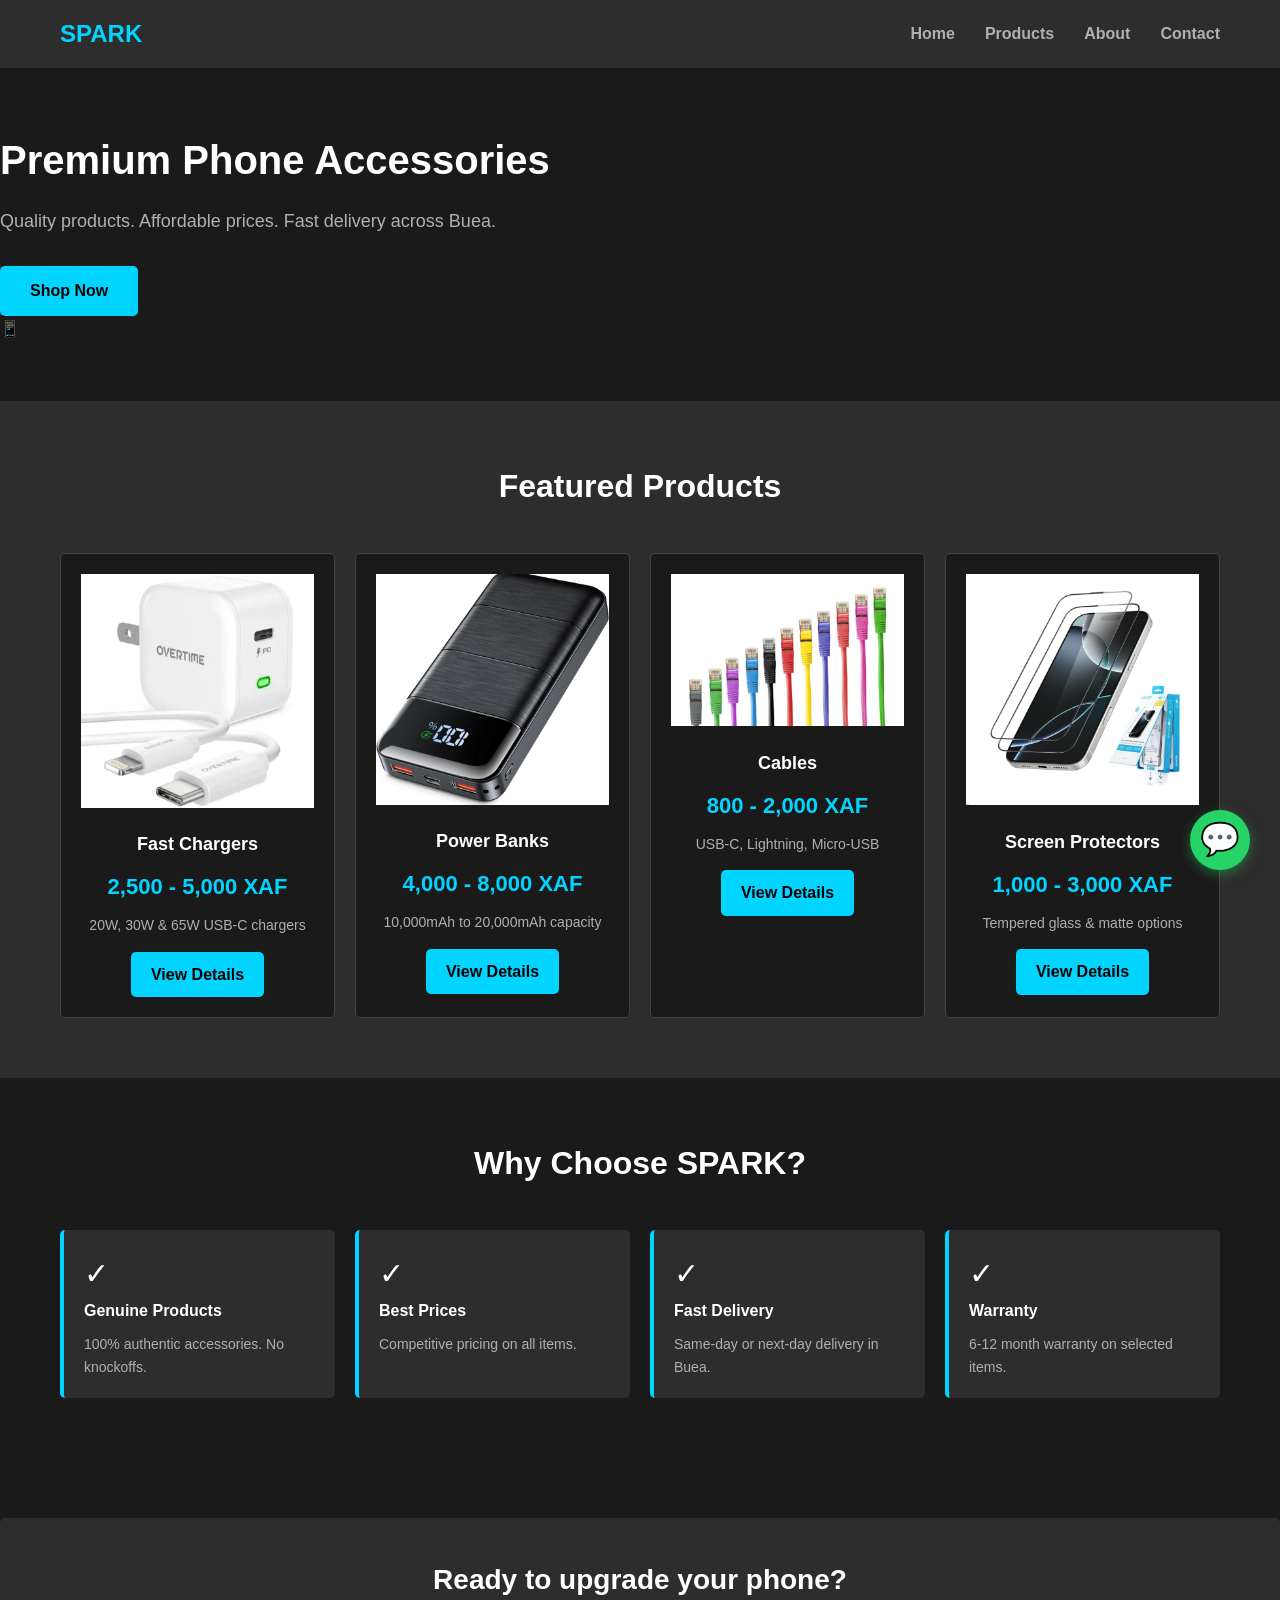
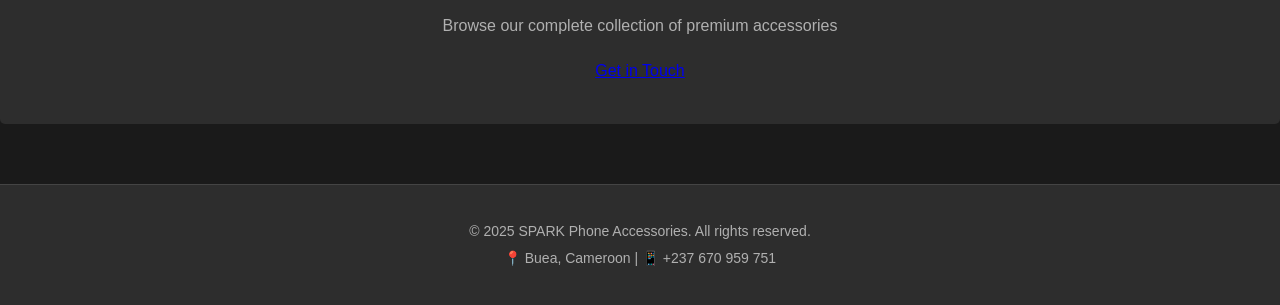
<file: index.html>
<!DOCTYPE html>
<html lang="en">
<head>
    <meta charset="UTF-8">
    <meta name="viewport" content="width=device-width, initial-scale=1.0">
    <title>SPARK - Premium Phone Accessories | Buea</title>
    <link rel="stylesheet" href="style.css">
</head> 
<body>
    <!-- Navigation -->
    <nav class="navbar">
        <div class="nav-container">
            <div class="nav-logo">
                <a href="index.html">SPARK</a>
            </div>
            <ul class="nav-menu">
                <li><a href="index.html" class="active">Home</a></li>
                <li><a href="products.html">Products</a></li>
                <li><a href="about.html">About</a></li>
                <li><a href="contact.html">Contact</a></li>
            </ul>
        </div>
    </nav>

    <!-- Hero Section -->
    <section class="hero">
        <div class="hero-content">
            <h1>Premium Phone Accessories</h1>
            <p>Quality products. Affordable prices. Fast delivery across Buea.</p>
            <a href="products.html" class="cta-button">Shop Now</a>
        </div>
        <div class="hero-image">
            <div class="phone-showcase">📱</div>
        </div>
    </section>

    <!-- Featured Products -->
    <section class="featured">
        <div class="container">
            <h2>Featured Products</h2>
            <div class="products-grid">
                <div class="product-card">
                    <img src="usb.PNG" alt="Fast Charger" class="product-image-large">
                    <h3>Fast Chargers</h3>
                    <p class="price">2,500 - 5,000 XAF</p>
                    <p class="description">20W, 30W & 65W USB-C chargers</p>
                    <a href="products.html" class="view-btn">View Details</a>
                </div>

                <div class="product-card">
                    <img src="power bank.jpg" alt="power bank" class="product-image-large">
                    <h3>Power Banks</h3>
                    <p class="price">4,000 - 8,000 XAF</p>
                    <p class="description">10,000mAh to 20,000mAh capacity</p>
                    <a href="products.html" class="view-btn">View Details</a>
                </div>

                <div class="product-card">
                    <img src="cable.jpg" alt="Cable" class="product-image-large">
                    <h3>Cables</h3>
                    <p class="price">800 - 2,000 XAF</p>
                    <p class="description">USB-C, Lightning, Micro-USB</p>
                    <a href="products.html" class="view-btn">View Details</a>
                </div>

                <div class="product-card">
                    <img src="screen protector.jpg" alt="protector" class="product-image-large">
                    <h3>Screen Protectors</h3>
                    <p class="price">1,000 - 3,000 XAF</p>
                    <p class="description">Tempered glass & matte options</p>
                    <a href="products.html" class="view-btn">View Details</a>
                </div>
            </div>
        </div>
    </section>

    <!-- Why Choose Us -->
    <section class="why-us">
        <div class="container">
            <h2>Why Choose SPARK?</h2>
            <div class="features">
                <div class="feature">
                    <span class="feature-icon">✓</span>
                    <h3>Genuine Products</h3>
                    <p>100% authentic accessories. No knockoffs.</p>
                </div>
                <div class="feature">
                    <span class="feature-icon">✓</span>
                    <h3>Best Prices</h3>
                    <p>Competitive pricing on all items.</p>
                </div>
                <div class="feature">
                    <span class="feature-icon">✓</span>
                    <h3>Fast Delivery</h3>
                    <p>Same-day or next-day delivery in Buea.</p>
                </div>
                <div class="feature">
                    <span class="feature-icon">✓</span>
                    <h3>Warranty</h3>
                    <p>6-12 month warranty on selected items.</p>
                </div>
            </div>
        </div>
    </section>

    <!-- CTA Section -->
    <section class="cta">
        <h2>Ready to upgrade your phone?</h2>
        <p>Browse our complete collection of premium accessories</p>
        <a href="contact.html" class="cta-button-secondary">Get in Touch</a>
    </section>

    <!-- Footer -->
    <footer class="footer">
        <div class="footer-content">
            <p>&copy; 2025 SPARK Phone Accessories. All rights reserved.</p>
            <p>📍 Buea, Cameroon | 📱 +237 670 959 751</p>
        </div>
    </footer>

    <!-- WhatsApp Button -->
    <a href="https://wa.me/237670959751?text=Hi%20SUG,%20I%20want%20to%20order%20phone%20accessories" class="whatsapp-btn" target="_blank">
        <span>💬</span>
    </a>
</body>
</html>
</file>
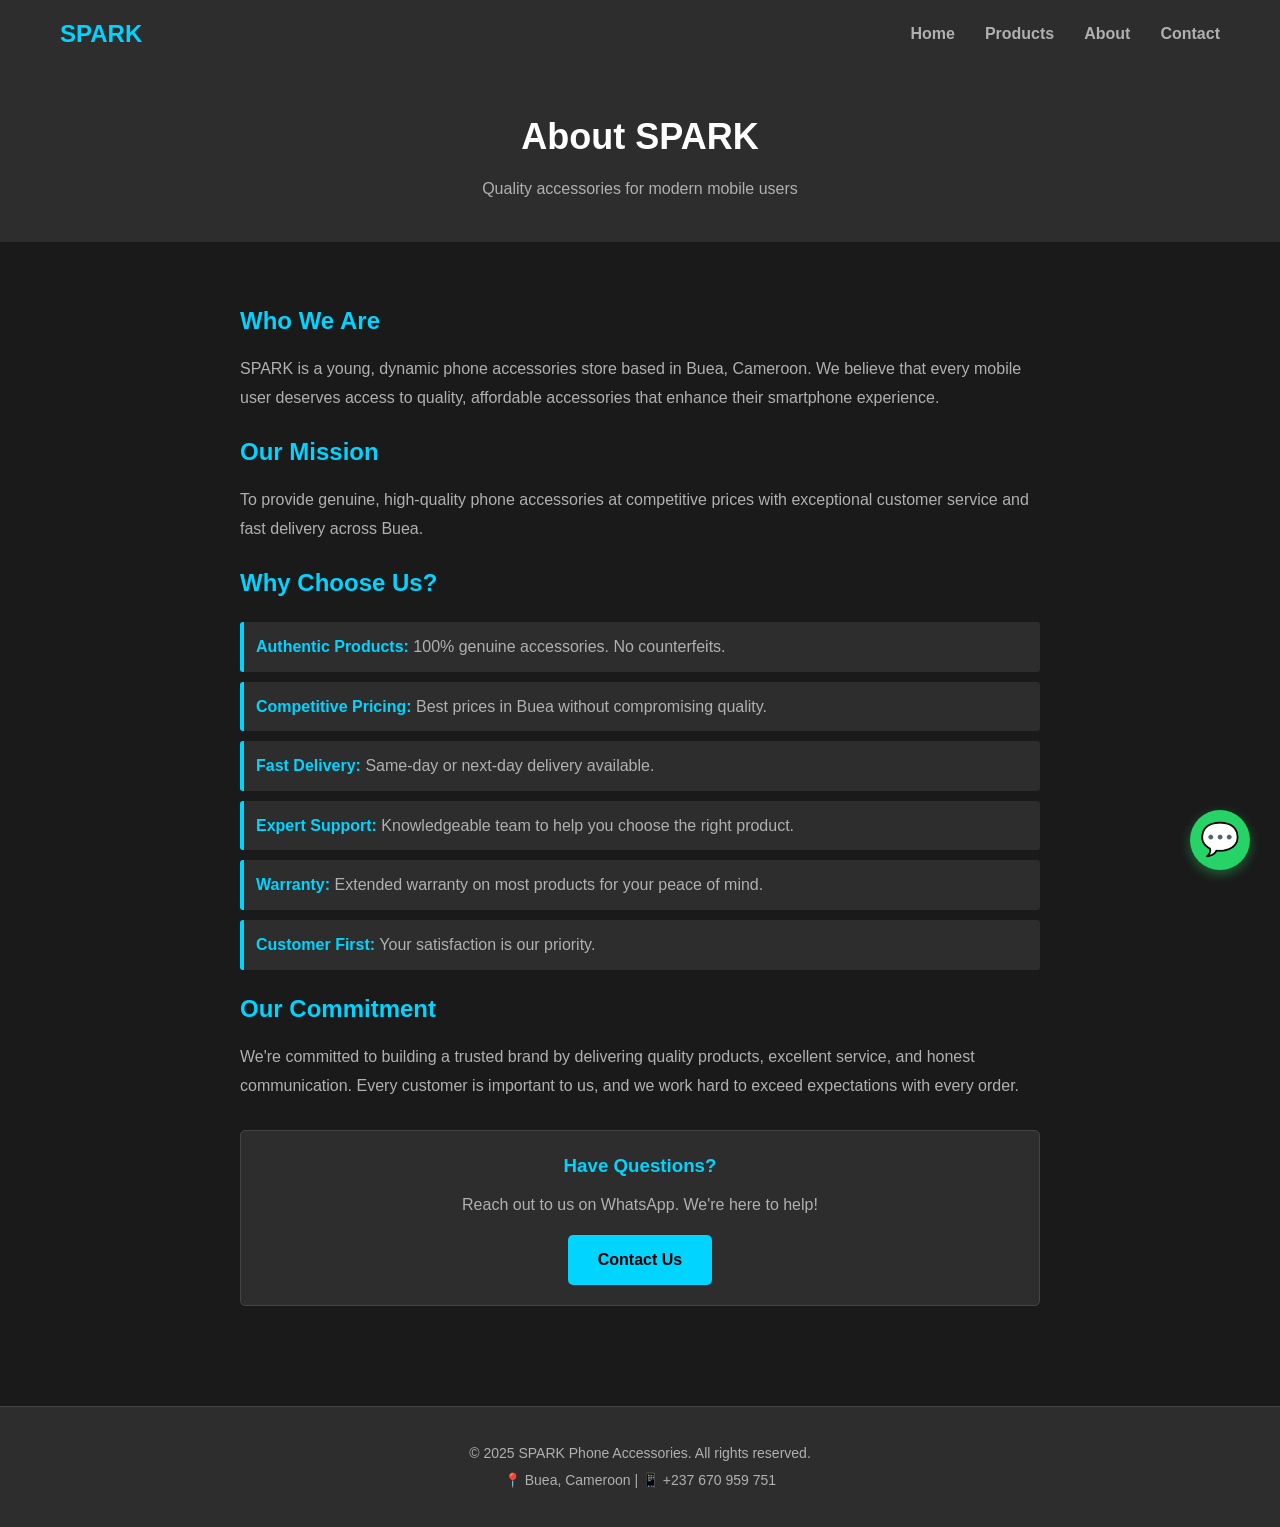
<file: about.html>
<!DOCTYPE html>
<html lang="en">
<head>
    <meta charset="UTF-8">
    <meta name="viewport" content="width=device-width, initial-scale=1.0">
    <title>About Us - SPARK Phone Accessories</title>
    <link rel="stylesheet" href="style.css">
</head> 
<body>
    <!-- Navigation -->
    <nav class="navbar">
        <div class="nav-container">
            <div class="nav-logo">
                <a href="index.html">SPARK</a>
            </div>
            <ul class="nav-menu">
                <li><a href="index.html">Home</a></li>
                <li><a href="products.html">Products</a></li>
                <li><a href="about.html" class="active">About</a></li>
                <li><a href="contact.html">Contact</a></li>
            </ul>
        </div>
    </nav>

    <!-- Page Header -->
    <section class="page-header">
        <h1>About SPARK</h1>
        <p>Quality accessories for modern mobile users</p>
    </section>

    <!-- About Content -->
    <section class="about-section">
        <div class="container">
            <div class="about-content">
                <h2>Who We Are</h2>
                <p>
                    SPARK is a young, dynamic phone accessories store based in Buea, Cameroon. 
                    We believe that every mobile user deserves access to quality, affordable accessories 
                    that enhance their smartphone experience.
                </p>

                <h2>Our Mission</h2>
                <p>
                    To provide genuine, high-quality phone accessories at competitive prices 
                    with exceptional customer service and fast delivery across Buea.
                </p>

                <h2>Why Choose Us?</h2>
                <ul class="about-list">
                    <li><strong>Authentic Products:</strong> 100% genuine accessories. No counterfeits.</li>
                    <li><strong>Competitive Pricing:</strong> Best prices in Buea without compromising quality.</li>
                    <li><strong>Fast Delivery:</strong> Same-day or next-day delivery available.</li>
                    <li><strong>Expert Support:</strong> Knowledgeable team to help you choose the right product.</li>
                    <li><strong>Warranty:</strong> Extended warranty on most products for your peace of mind.</li>
                    <li><strong>Customer First:</strong> Your satisfaction is our priority.</li>
                </ul>

                <h2>Our Commitment</h2>
                <p>
                    We're committed to building a trusted brand by delivering quality products, 
                    excellent service, and honest communication. Every customer is important to us, 
                    and we work hard to exceed expectations with every order.
                </p>

                <div class="cta-box">
                    <h3>Have Questions?</h3>
                    <p>Reach out to us on WhatsApp. We're here to help!</p>
                    <a href="contact.html" class="cta-button">Contact Us</a>
                </div>
            </div>
        </div>
    </section>

    <!-- Footer -->
    <footer class="footer">
        <div class="footer-content">
            <p>&copy; 2025 SPARK Phone Accessories. All rights reserved.</p>
            <p>📍 Buea, Cameroon | 📱 +237 670 959 751</p>
        </div>
    </footer>

    <!-- WhatsApp Button -->
    <a href="https://wa.me/237670959751?text=Hi%20SUG,%20I%20want%20to%20know%20more%20about%20your%20services" class="whatsapp-btn" target="_blank">
        <span>💬</span>
    </a>
</body>
</html>
</file>
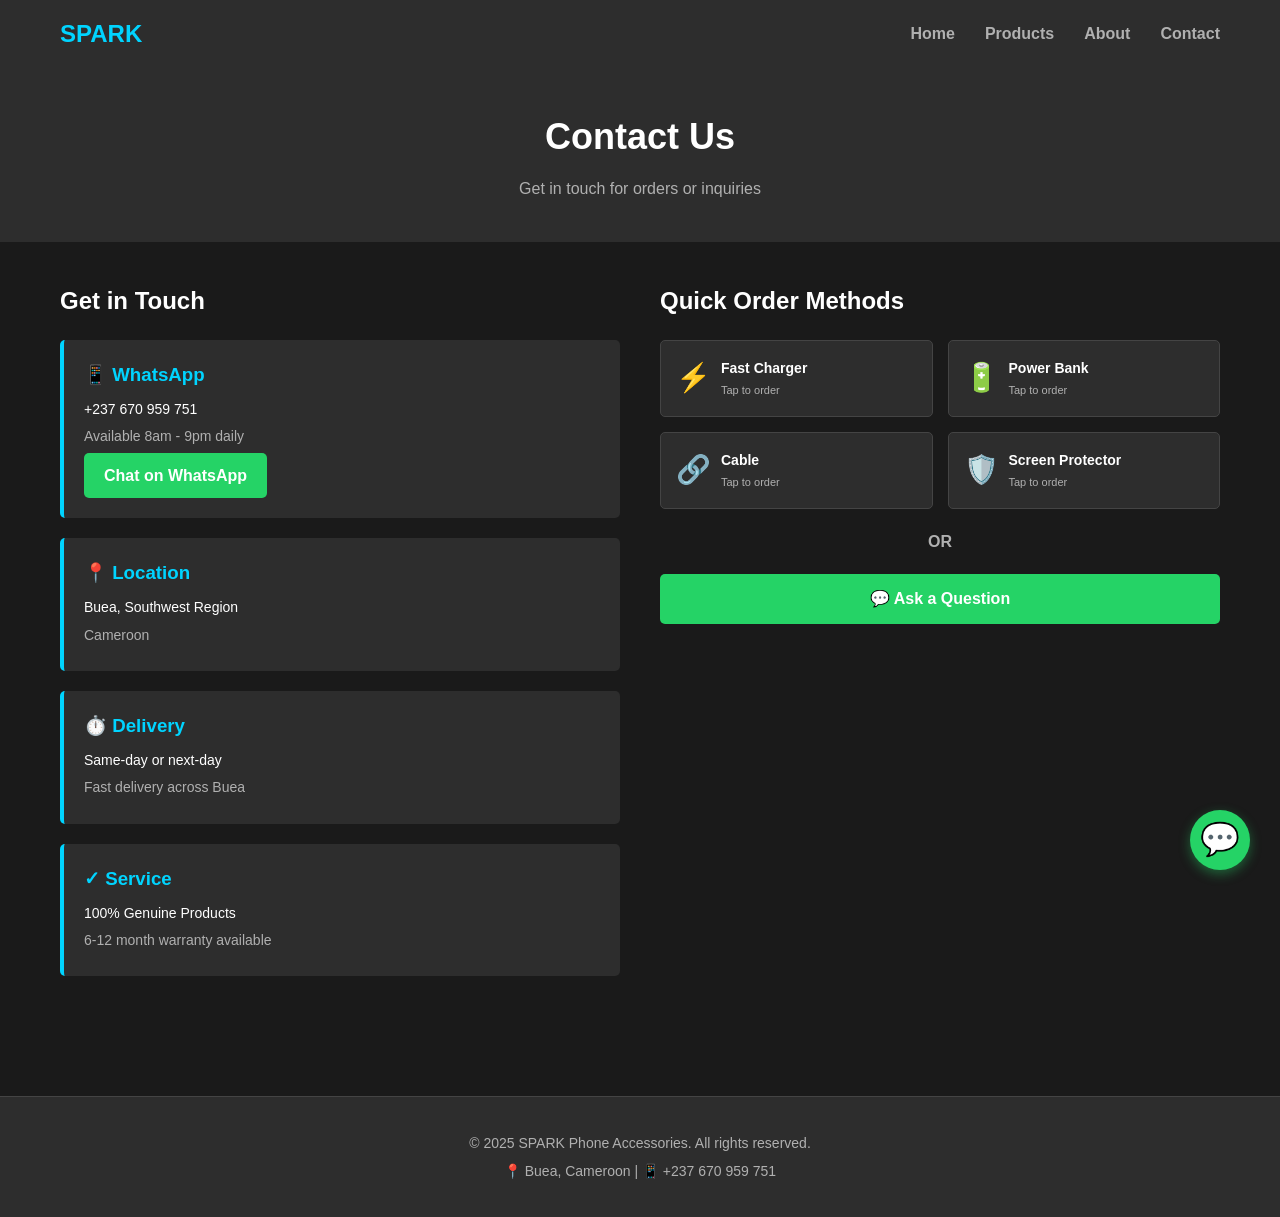
<file: contact.html>
<!DOCTYPE html>
<html lang="en">
<head>
    <meta charset="UTF-8">
    <meta name="viewport" content="width=device-width, initial-scale=1.0">
    <title>Contact Us - SPARK Phone Accessories</title>
    <link rel="stylesheet" href="style.css">
</head> 
<body>
    <!-- Navigation -->
    <nav class="navbar">
        <div class="nav-container">
            <div class="nav-logo">
                <a href="index.html">SPARK</a>
            </div>
            <ul class="nav-menu">
                <li><a href="index.html">Home</a></li>
                <li><a href="products.html">Products</a></li>
                <li><a href="about.html">About</a></li>
                <li><a href="contact.html" class="active">Contact</a></li>
            </ul>
        </div>
    </nav>

    <!-- Page Header -->
    <section class="page-header">
        <h1>Contact Us</h1>
        <p>Get in touch for orders or inquiries</p>
    </section>

    <!-- Contact Section -->
    <section class="contact-section">
        <div class="container">
            <div class="contact-grid">
                <!-- Contact Info -->
                <div class="contact-info">
                    <h2>Get in Touch</h2>
                    
                    <div class="info-box">
                        <h3>📱 WhatsApp</h3>
                        <p>+237 670 959 751</p>
                        <p class="info-desc">Available 8am - 9pm daily</p>
                        <a href="https://wa.me/237670959751?text=Hi%20SUG,%20I%20want%20to%20order" class="info-button">Chat on WhatsApp</a>
                    </div>

                    <div class="info-box">
                        <h3>📍 Location</h3>
                        <p>Buea, Southwest Region</p>
                        <p class="info-desc">Cameroon</p>
                    </div>

                    <div class="info-box">
                        <h3>⏱️ Delivery</h3>
                        <p>Same-day or next-day</p>
                        <p class="info-desc">Fast delivery across Buea</p>
                    </div>

                    <div class="info-box">
                        <h3>✓ Service</h3>
                        <p>100% Genuine Products</p>
                        <p class="info-desc">6-12 month warranty available</p>
                    </div>
                </div>

                <!-- Contact Form -->
                <div class="contact-form-wrapper">
                    <h2>Quick Order Methods</h2>
                    
                    <div class="quick-order">
                        <a href="https://wa.me/237670959751?text=Hi%20SUG,%20I%20want%20to%20order%20a%20Fast%20Charger" class="order-quick">
                            <span>⚡</span>
                            <div>
                                <p>Fast Charger</p>
                                <small>Tap to order</small>
                            </div>
                        </a>

                        <a href="https://wa.me/237670959751?text=Hi%20SUG,%20I%20want%20to%20order%20a%20Power%20Bank" class="order-quick">
                            <span>🔋</span>
                            <div>
                                <p>Power Bank</p>
                                <small>Tap to order</small>
                            </div>
                        </a>

                        <a href="https://wa.me/237670959751?text=Hi%20SUG,%20I%20want%20to%20order%20a%20Cable" class="order-quick">
                            <span>🔗</span>
                            <div>
                                <p>Cable</p>
                                <small>Tap to order</small>
                            </div>
                        </a>

                        <a href="https://wa.me/237670959751?text=Hi%20SUG,%20I%20want%20to%20order%20a%20Screen%20Protector" class="order-quick">
                            <span>🛡️</span>
                            <div>
                                <p>Screen Protector</p>
                                <small>Tap to order</small>
                            </div>
                        </a>
                    </div>

                    <div class="divider">OR</div>

                    <a href="https://wa.me/237670959751?text=Hi%20SUG,%20I%20have%20a%20question%20about%20your%20products" class="contact-btn">
                        💬 Ask a Question
                    </a>
                </div>
            </div>
        </div>
    </section>

    <!-- Footer -->
    <footer class="footer">
        <div class="footer-content">
            <p>&copy; 2025 SPARK Phone Accessories. All rights reserved.</p>
            <p>📍 Buea, Cameroon | 📱 +237 670 959 751</p>
        </div>
    </footer>

    <!-- WhatsApp Button -->
    <a href="https://wa.me/237670959751?text=Hi%20SUG,%20I%20want%20to%20order%20phone%20accessories" class="whatsapp-btn" target="_blank">
        <span>💬</span>
    </a>

</body>
</html>
</file>
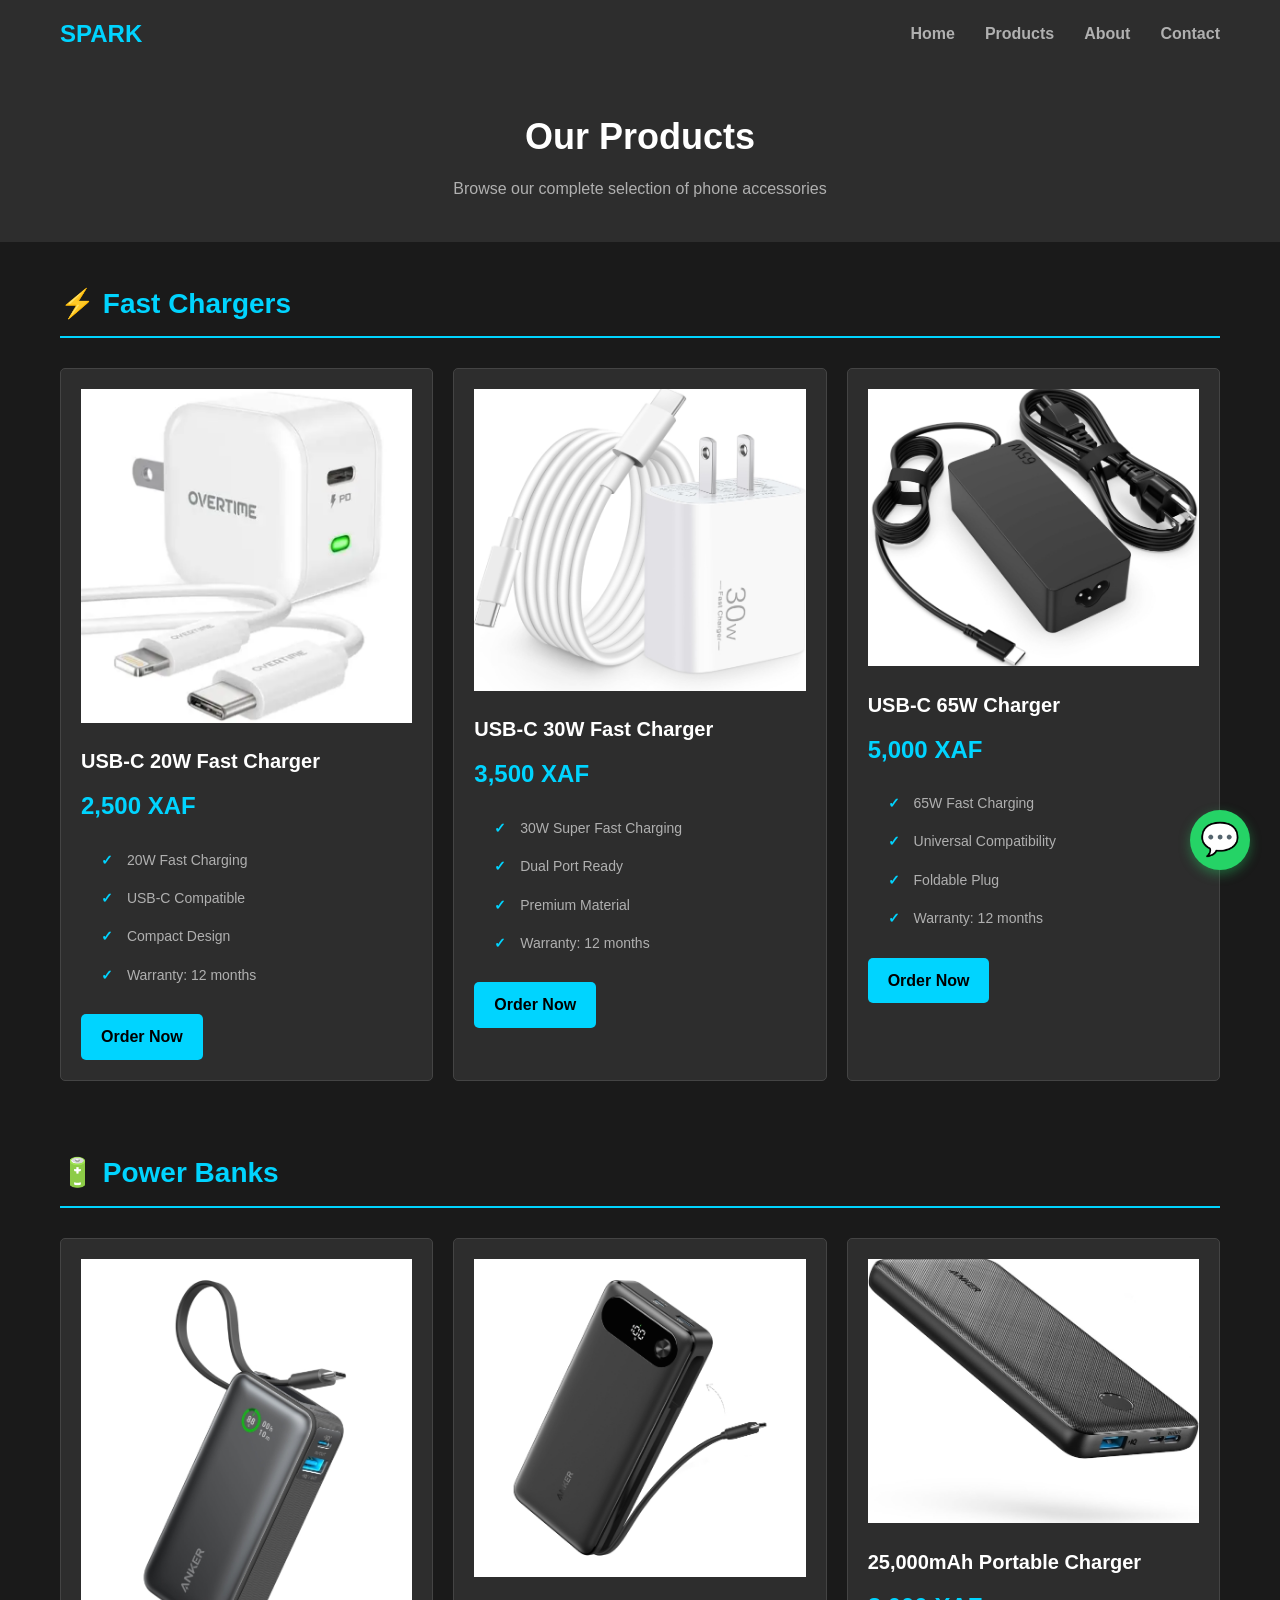
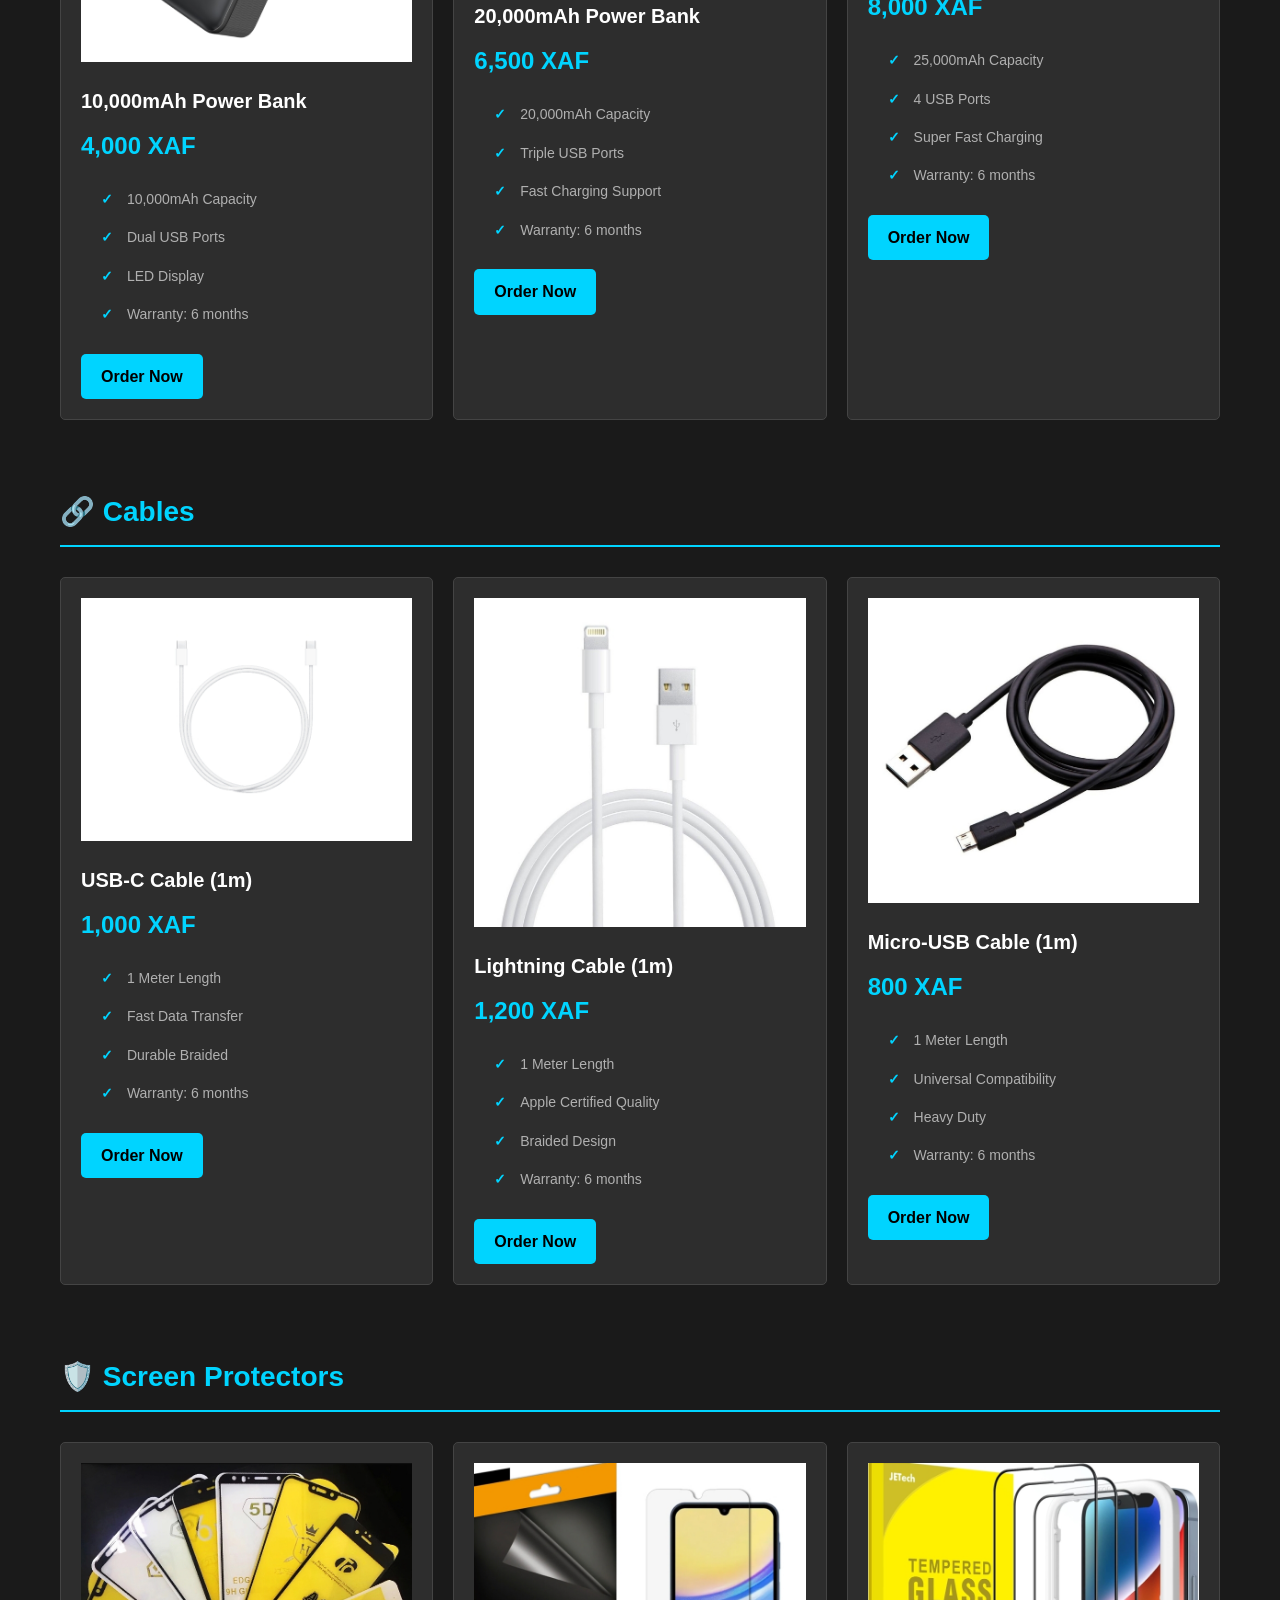
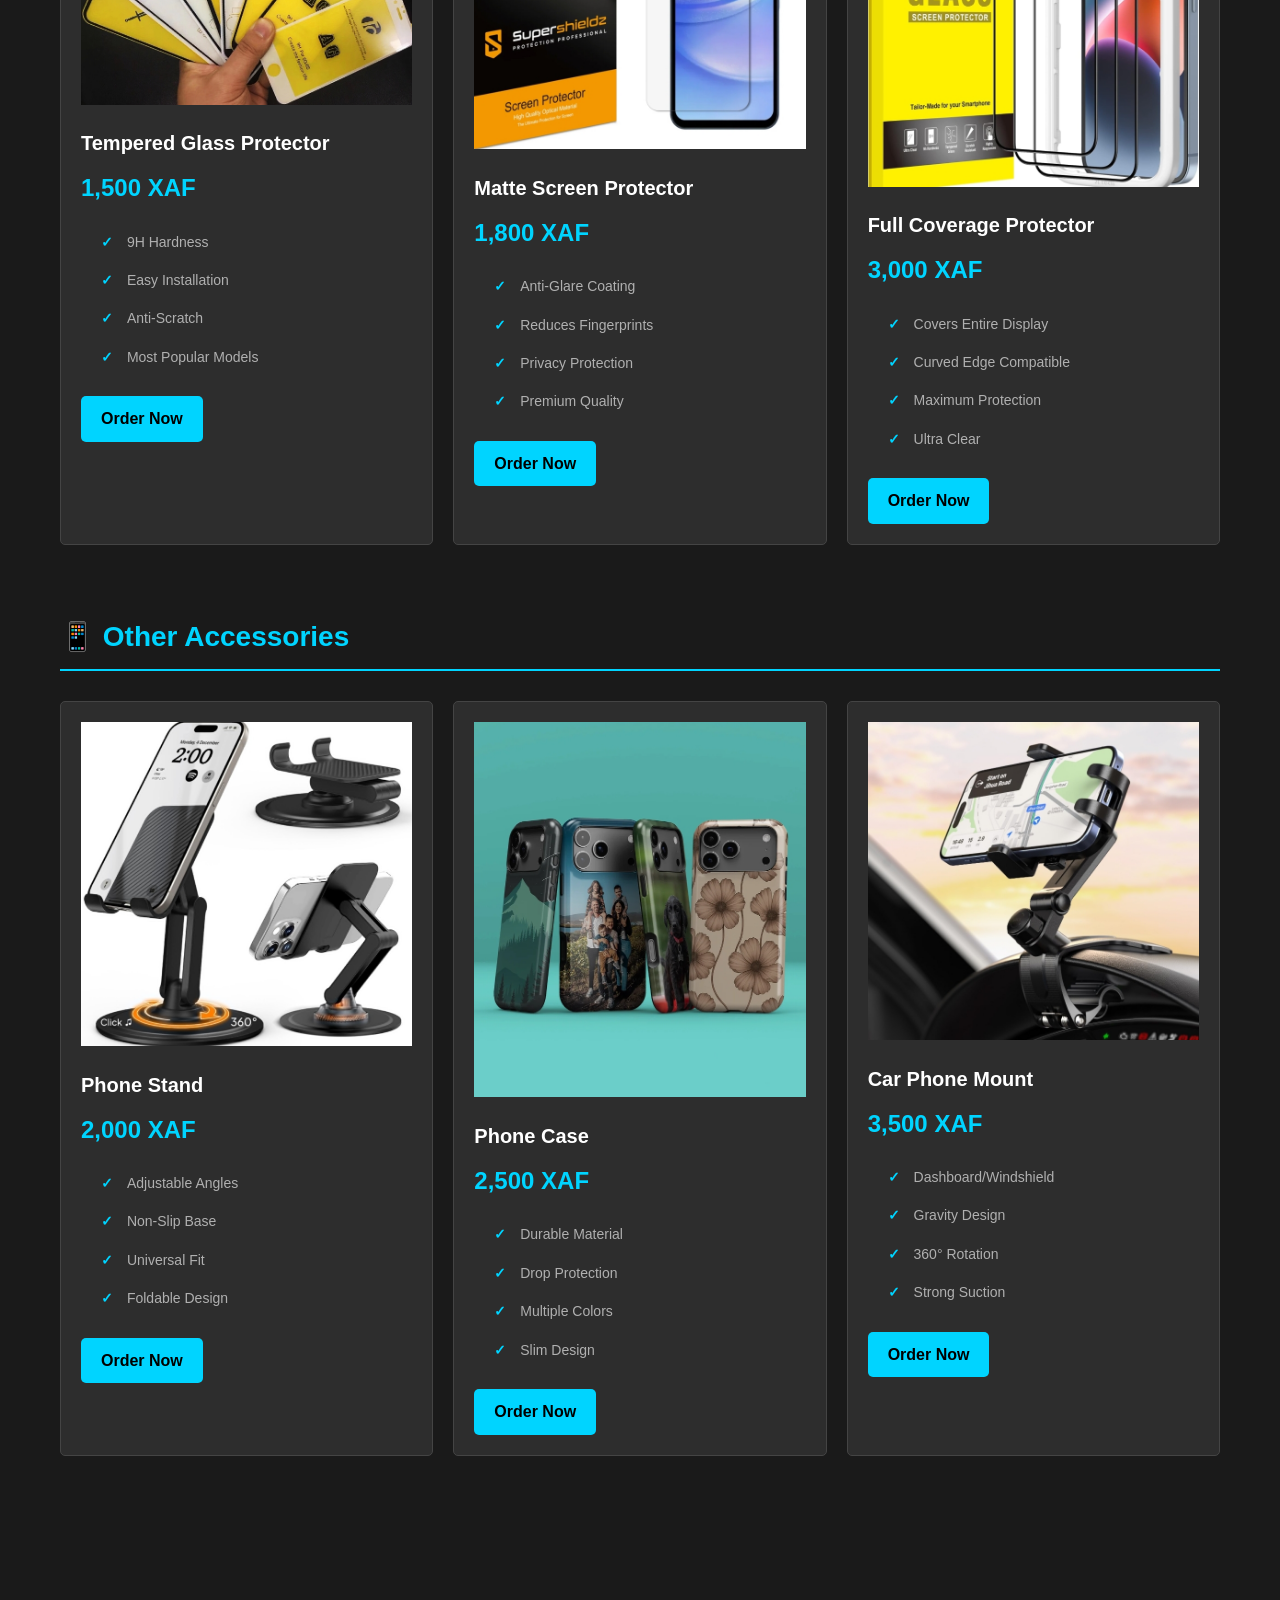
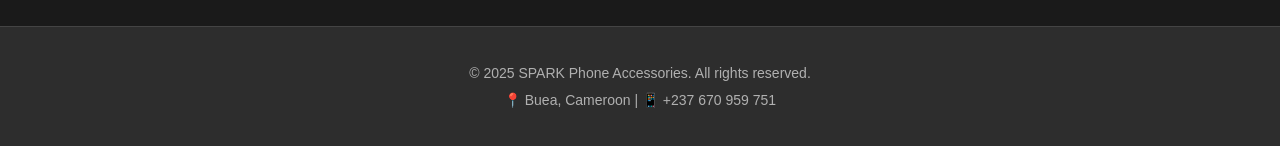
<file: products.html>
<!DOCTYPE html>
<html lang="en">
<head>
    <meta charset="UTF-8">
    <meta name="viewport" content="width=device-width, initial-scale=1.0">
    <title>Products - SPARK Phone Accessories</title>
    <link rel="stylesheet" href="style.css">
</head> 
<body>
    <!-- Navigation -->
    <nav class="navbar">
        <div class="nav-container">
            <div class="nav-logo">
                <a href="index.html">SPARK</a>
            </div>
            <ul class="nav-menu">
                <li><a href="index.html">Home</a></li>
                <li><a href="products.html" class="active">Products</a></li>
                <li><a href="about.html">About</a></li>
                <li><a href="contact.html">Contact</a></li>
            </ul>
        </div>
    </nav>

    <!-- Page Header -->
    <section class="page-header">
        <h1>Our Products</h1>
        <p>Browse our complete selection of phone accessories</p>
    </section>

    <!-- Products Section -->
    <section class="products-section">
        <div class="container">
            <!-- Chargers -->
            <div class="product-category">
                <h2>⚡ Fast Chargers</h2>
                <div class="products-grid">
                    <div class="product-card-full">
                        <img src="usb.PNG" alt="Fast Charger" class="product-image-large">
                        <h3>USB-C 20W Fast Charger</h3>
                        <p class="price">2,500 XAF</p>
                        <ul class="specs">
                            <li>20W Fast Charging</li>
                            <li>USB-C Compatible</li>
                            <li>Compact Design</li>
                            <li>Warranty: 12 months</li>
                        </ul>
                        <a href="contact.html" class="order-btn">Order Now</a>
                    </div>

                    <div class="product-card-full">
                        <img src="ch2.jpg" alt="Fast Charger" class="product-image-large">
                        <h3>USB-C 30W Fast Charger</h3>
                        <p class="price">3,500 XAF</p>
                        <ul class="specs">
                            <li>30W Super Fast Charging</li>
                            <li>Dual Port Ready</li>
                            <li>Premium Material</li>
                            <li>Warranty: 12 months</li>
                        </ul>
                        <a href="contact.html" class="order-btn">Order Now</a>
                    </div>

                    <div class="product-card-full">
                        <img src="ch3.jpg" alt="Fast Charger" class="product-image-large">
                        <h3>USB-C 65W Charger</h3>
                        <p class="price">5,000 XAF</p>
                        <ul class="specs">
                            <li>65W Fast Charging</li>
                            <li>Universal Compatibility</li>
                            <li>Foldable Plug</li>
                            <li>Warranty: 12 months</li>
                        </ul>
                        <a href="contact.html" class="order-btn">Order Now</a>
                    </div>
                </div>
            </div>

            <!-- Power Banks -->
            <div class="product-category">
                <h2>🔋 Power Banks</h2>
                <div class="products-grid">
                    <div class="product-card-full">
                        <img src="power 1.jpg" alt="Fast Charger" class="product-image-large">
                        <h3>10,000mAh Power Bank</h3>
                        <p class="price">4,000 XAF</p>
                        <ul class="specs">
                            <li>10,000mAh Capacity</li>
                            <li>Dual USB Ports</li>
                            <li>LED Display</li>
                            <li>Warranty: 6 months</li>
                        </ul>
                        <a href="contact.html" class="order-btn">Order Now</a>
                    </div>

                    <div class="product-card-full">
                        <img src="power 2.jpg" alt="Fast Charger" class="product-image-large">
                        <h3>20,000mAh Power Bank</h3>
                        <p class="price">6,500 XAF</p>
                        <ul class="specs">
                            <li>20,000mAh Capacity</li>
                            <li>Triple USB Ports</li>
                            <li>Fast Charging Support</li>
                            <li>Warranty: 6 months</li>
                        </ul>
                        <a href="contact.html" class="order-btn">Order Now</a>
                    </div>

                    <div class="product-card-full">
                        <img src="power 3.jpg" alt="Fast Charger" class="product-image-large">
                        <h3>25,000mAh Portable Charger</h3>
                        <p class="price">8,000 XAF</p>
                        <ul class="specs">
                            <li>25,000mAh Capacity</li>
                            <li>4 USB Ports</li>
                            <li>Super Fast Charging</li>
                            <li>Warranty: 6 months</li>
                        </ul>
                        <a href="contact.html" class="order-btn">Order Now</a>
                    </div>
                </div>
            </div>

            <!-- Cables -->
            <div class="product-category">
                <h2>🔗 Cables</h2>
                <div class="products-grid">
                    <div class="product-card-full">
                        <img src="cc.jpg" alt="Fast Charger" class="product-image-large">
                        <h3>USB-C Cable (1m)</h3>
                        <p class="price">1,000 XAF</p>
                        <ul class="specs">
                            <li>1 Meter Length</li>
                            <li>Fast Data Transfer</li>
                            <li>Durable Braided</li>
                            <li>Warranty: 6 months</li>
                        </ul>
                        <a href="contact.html" class="order-btn">Order Now</a>
                    </div>

                    <div class="product-card-full">
                        <img src="ch1.jpg" alt="Fast Charger" class="product-image-large">
                        <h3>Lightning Cable (1m)</h3>
                        <p class="price">1,200 XAF</p>
                        <ul class="specs">
                            <li>1 Meter Length</li>
                            <li>Apple Certified Quality</li>
                            <li>Braided Design</li>
                            <li>Warranty: 6 months</li>
                        </ul>
                        <a href="contact.html" class="order-btn">Order Now</a>
                    </div>

                    <div class="product-card-full">
                        <img src="cu.jpg" alt="Fast Charger" class="product-image-large">
                        <h3>Micro-USB Cable (1m)</h3>
                        <p class="price">800 XAF</p>
                        <ul class="specs">
                            <li>1 Meter Length</li>
                            <li>Universal Compatibility</li>
                            <li>Heavy Duty</li>
                            <li>Warranty: 6 months</li>
                        </ul>
                        <a href="contact.html" class="order-btn">Order Now</a>
                    </div>
                </div>
            </div>

            <!-- Screen Protectors -->
            <div class="product-category">
                <h2>🛡️ Screen Protectors</h2>
                <div class="products-grid">
                    <div class="product-card-full">
                        <img src="sp3.jpg" alt="Fast Charger" class="product-image-large">
                        <h3>Tempered Glass Protector</h3>
                        <p class="price">1,500 XAF</p>
                        <ul class="specs">
                            <li>9H Hardness</li>
                            <li>Easy Installation</li>
                            <li>Anti-Scratch</li>
                            <li>Most Popular Models</li>
                        </ul>
                        <a href="contact.html" class="order-btn">Order Now</a>
                    </div>

                    <div class="product-card-full">
                        <img src="sp2.jpg" alt="Fast Charger" class="product-image-large">
                        <h3>Matte Screen Protector</h3>
                        <p class="price">1,800 XAF</p>
                        <ul class="specs">
                            <li>Anti-Glare Coating</li>
                            <li>Reduces Fingerprints</li>
                            <li>Privacy Protection</li>
                            <li>Premium Quality</li>
                        </ul>
                        <a href="contact.html" class="order-btn">Order Now</a>
                    </div>

                    <div class="product-card-full">
                        <img src="sp1.jpg" alt="Fast Charger" class="product-image-large">
                        <h3>Full Coverage Protector</h3>
                        <p class="price">3,000 XAF</p>
                        <ul class="specs">
                            <li>Covers Entire Display</li>
                            <li>Curved Edge Compatible</li>
                            <li>Maximum Protection</li>
                            <li>Ultra Clear</li>
                        </ul>
                        <a href="contact.html" class="order-btn">Order Now</a>
                    </div>
                </div>
            </div>

            <!-- Accessories -->
            <div class="product-category">
                <h2>📱 Other Accessories</h2>
                <div class="products-grid">
                    <div class="product-card-full">
                        <img src="cst.jpg" alt="Fast Charger" class="product-image-large">
                        <h3>Phone Stand</h3>
                        <p class="price">2,000 XAF</p>
                        <ul class="specs">
                            <li>Adjustable Angles</li>
                            <li>Non-Slip Base</li>
                            <li>Universal Fit</li>
                            <li>Foldable Design</li>
                        </ul>
                        <a href="contact.html" class="order-btn">Order Now</a>
                    </div>

                    <div class="product-card-full">
                        <img src="pc.jpg" alt="Fast Charger" class="product-image-large">
                        <h3>Phone Case</h3>
                        <p class="price">2,500 XAF</p>
                        <ul class="specs">
                            <li>Durable Material</li>
                            <li>Drop Protection</li>
                            <li>Multiple Colors</li>
                            <li>Slim Design</li>
                        </ul>
                        <a href="contact.html" class="order-btn">Order Now</a>
                    </div>

                    <div class="product-card-full">
                        <img src="p1.jpg" alt="Fast Charger" class="product-image-large">
                        <h3>Car Phone Mount</h3>
                        <p class="price">3,500 XAF</p>
                        <ul class="specs">
                            <li>Dashboard/Windshield</li>
                            <li>Gravity Design</li>
                            <li>360° Rotation</li>
                            <li>Strong Suction</li>
                        </ul>
                        <a href="contact.html" class="order-btn">Order Now</a>
                    </div>
                </div>
            </div>
        </div>
    </section>

    <!-- Footer -->
    <footer class="footer">
        <div class="footer-content">
            <p>&copy; 2025 SPARK Phone Accessories. All rights reserved.</p>
            <p>📍 Buea, Cameroon | 📱 +237 670 959 751</p>
        </div>
    </footer>

    <!-- WhatsApp Button -->
    <a href="https://wa.me/237670959751?text=Hi%20SUG,%20I%20want%20to%20order%20phone%20accessories" class="whatsapp-btn" target="_blank">
        <span>💬</span>
    </a>

</body>
</html>
</file>
<file: style.css>
/* SIMPLE BEGINNER CSS */

/* Basic Setup */
* {
    margin: 0;
    padding: 0;
    box-sizing: border-box;
}

body {
    font-family: Arial, sans-serif;
    background-color: #1a1a1a; 
    color: #ffffff;
    line-height: 1.6;
}

.container {
    max-width: 1200px;
    margin: 0 auto;
    padding: 0 20px;
}

/* Navigation Bar */
.navbar {
    background-color: #2d2d2d;
    padding: 15px 0;
    position: sticky;
    top: 0;
}

.nav-container {
    max-width: 1200px;
    margin: 0 auto;
    padding: 0 20px;
    display: flex;
    justify-content: space-between;
    align-items: center;
}

.nav-logo a {
    font-size: 24px;
    color: #00d4ff;
    text-decoration: none;
    font-weight: bold;
}

.nav-menu {
    display: flex;
    list-style: none;
    gap: 30px;
}

.nav-menu a {
    color: #b0b0b0;
    text-decoration: none;
    font-weight: bold;
}

.nav-menu a:hover {
    color: #00d4ff;
}

/* Hero Section */
.hero {
    padding: 60px 0;
    background-color: #1a1a1a;
}

.hero-content h1 {
    font-size: 40px;
    margin-bottom: 15px;
}

.hero-content p {
    font-size: 18px;
    color: #b0b0b0;
    margin-bottom: 30px;
}

/* Buttons */
.cta-button {
    display: inline-block;
    padding: 12px 30px;
    background-color: #00d4ff;
    color: #000;
    text-decoration: none;
    border-radius: 5px;
    font-weight: bold;
}

.cta-button:hover {
    background-color: #0099cc;
}

.view-btn {
    display: inline-block;
    padding: 10px 20px;
    background-color: #00d4ff;
    color: #000;
    text-decoration: none;
    border-radius: 5px;
    font-weight: bold;
}

.view-btn:hover {
    background-color: #0099cc;
}

.order-btn {
    display: inline-block;
    padding: 10px 20px;
    background-color: #00d4ff;
    color: #000;
    text-decoration: none;
    border-radius: 5px;
    font-weight: bold;
}

.order-btn:hover {
    background-color: #0099cc;
}

.info-button {
    display: inline-block;
    padding: 10px 20px;
    background-color: #25d366;
    color: #fff;
    text-decoration: none;
    border-radius: 5px;
    font-weight: bold;
}

.info-button:hover {
    background-color: #1ea845;
}

.contact-btn {
    display: block;
    width: 100%;
    padding: 12px;
    background-color: #25d366;
    color: #fff;
    text-decoration: none;
    border-radius: 5px;
    font-weight: bold;
    text-align: center;
}

.contact-btn:hover {
    background-color: #1ea845;
}

/* Featured Products */
.featured {
    padding: 60px 0;
    background-color: #2d2d2d;
}

.featured h2 {
    font-size: 32px;
    margin-bottom: 40px;
    text-align: center;
}

.products-grid {
    display: grid;
    grid-template-columns: repeat(auto-fit, minmax(250px, 1fr));
    gap: 20px;
}

.product-card {
    background-color: #1a1a1a;
    border: 1px solid #444;
    padding: 20px;
    text-align: center;
    border-radius: 5px;
}

.product-card:hover {
    border-color: #00d4ff;
}

.product-image {
    font-size: 50px;
    margin-bottom: 15px;
}

.product-card h3 {
    font-size: 18px;
    margin-bottom: 10px;
}

.product-card .price {
    font-size: 22px;
    color: #00d4ff;
    font-weight: bold;
    margin-bottom: 10px;
}

.product-card .description {
    color: #b0b0b0;
    font-size: 14px;
    margin-bottom: 15px;
}

/* Why Choose Us */
.why-us {
    padding: 60px 0;
}

.why-us h2 {
    font-size: 32px;
    margin-bottom: 40px;
    text-align: center;
}

.features {
    display: grid;
    grid-template-columns: repeat(auto-fit, minmax(250px, 1fr));
    gap: 20px;
}

.feature {
    background-color: #2d2d2d;
    padding: 20px;
    border-radius: 5px;
    border-left: 4px solid #00d4ff;
}

.feature-icon {
    font-size: 30px;
    margin-bottom: 10px;
}

.feature h3 {
    font-size: 16px;
    margin-bottom: 10px;
}

.feature p {
    color: #b0b0b0;
    font-size: 14px;
}

/* CTA Section */
.cta {
    background-color: #2d2d2d;
    padding: 40px;
    text-align: center;
    border-radius: 5px;
    margin: 60px 0;
}

.cta h2 {
    font-size: 28px;
    margin-bottom: 10px;
}

.cta p {
    color: #b0b0b0;
    margin-bottom: 20px;
}

/* Page Header */
.page-header {
    text-align: center;
    padding: 40px 0;
    background-color: #2d2d2d;
}

.page-header h1 {
    font-size: 36px;
    margin-bottom: 10px;
}

.page-header p {
    color: #b0b0b0;
}

/* Products Section */
.products-section {
    padding: 40px 0;
}

.product-category {
    margin-bottom: 50px;
}

.product-category h2 {
    font-size: 28px;
    color: #00d4ff;
    margin-bottom: 30px;
    border-bottom: 2px solid #00d4ff;
    padding-bottom: 10px;
}

.product-card-full {
    background-color: #2d2d2d;
    border: 1px solid #444;
    padding: 20px;
    border-radius: 5px;
    margin-bottom: 20px;
}

.product-card-full:hover {
    border-color: #00d4ff;
}

.product-image-large {
    font-size: 60px;
    text-align: center;
    margin-bottom: 15px;
}

.product-card-full h3 {
    font-size: 20px;
    margin-bottom: 10px;
}

.product-card-full .price {
    font-size: 24px;
    color: #00d4ff;
    font-weight: bold;
    margin-bottom: 15px;
}

.specs {
    list-style: none;
    padding: 0;
    margin-bottom: 20px;
}

.specs li {
    color: #b0b0b0;
    padding: 8px 0;
    padding-left: 20px;
    font-size: 14px;
}

.specs li:before {
    content: "✓ ";
    color: #00d4ff;
    font-weight: bold;
    margin-right: 10px;
}

/* Contact Section */
.contact-section {
    padding: 40px 0;
}

.contact-grid {
    display: grid;
    grid-template-columns: 1fr 1fr;
    gap: 40px;
}

.contact-info h2 {
    font-size: 24px;
    margin-bottom: 20px;
}

.info-box {
    background-color: #2d2d2d;
    padding: 20px;
    border-radius: 5px;
    border-left: 4px solid #00d4ff;
    margin-bottom: 20px;
}

.info-box h3 {
    color: #00d4ff;
    margin-bottom: 8px;
}

.info-box p {
    font-size: 14px;
    margin-bottom: 5px;
}

.info-desc {
    color: #b0b0b0;
    font-size: 12px;
    margin-bottom: 10px;
}

.contact-form-wrapper h2 {
    font-size: 24px;
    margin-bottom: 20px;
}

.quick-order {
    display: grid;
    grid-template-columns: 1fr 1fr;
    gap: 15px;
    margin-bottom: 20px;
}

.order-quick {
    display: flex;
    align-items: center;
    gap: 10px;
    background-color: #2d2d2d;
    padding: 15px;
    border-radius: 5px;
    border: 1px solid #444;
    text-decoration: none;
    color: #ffffff;
}

.order-quick:hover {
    border-color: #00d4ff;
}

.order-quick span {
    font-size: 28px;
}

.order-quick p {
    margin: 0;
    font-weight: bold;
    font-size: 14px;
}

.order-quick small {
    display: block;
    color: #b0b0b0;
    font-size: 11px;
    margin-top: 3px;
}

.divider {
    text-align: center;
    color: #b0b0b0;
    margin: 20px 0;
    font-weight: bold;
}

/* About Section */
.about-section {
    padding: 40px 0;
}

.about-content {
    max-width: 800px;
    margin: 0 auto;
}

.about-content h2 {
    font-size: 24px;
    color: #00d4ff;
    margin-top: 20px;
    margin-bottom: 15px;
}

.about-content p {
    color: #b0b0b0;
    line-height: 1.8;
    margin-bottom: 20px;
}

.about-list {
    list-style: none;
    padding: 0;
    margin: 20px 0;
}

.about-list li {
    background-color: #2d2d2d;
    padding: 12px;
    margin-bottom: 10px;
    border-left: 4px solid #00d4ff;
    border-radius: 3px;
    color: #b0b0b0;
}

.about-list li strong {
    color: #00d4ff;
}

.cta-box {
    background-color: #2d2d2d;
    padding: 20px;
    border-radius: 5px;
    text-align: center;
    margin-top: 30px;
    border: 1px solid #444;
}

.cta-box h3 {
    color: #00d4ff;
    margin-bottom: 10px;
}

.cta-box p {
    color: #b0b0b0;
    margin-bottom: 15px;
}

/* Footer */
.footer {
    background-color: #2d2d2d;
    padding: 30px 0;
    text-align: center;
    border-top: 1px solid #444;
    margin-top: 60px;
}

.footer-content p {
    color: #b0b0b0;
    font-size: 14px;
    margin: 5px 0;
}

/* WhatsApp Button */
.whatsapp-btn {
    position: fixed;
    bottom: 30px;
    right: 30px;
    width: 60px;
    height: 60px;
    background-color: #25d366;
    border-radius: 50%;
    display: flex;
    align-items: center;
    justify-content: center;
    font-size: 32px;
    text-decoration: none;
    z-index: 99;
    box-shadow: 0 4px 12px rgba(37, 211, 102, 0.4);
}

.whatsapp-btn:hover {
    background-color: #1ea845;
}

/* Responsive Design */
@media (max-width: 768px) {
    .nav-menu {
        gap: 15px;
    }

    .products-grid {
        grid-template-columns: 1fr;
    }

    .contact-grid {
        grid-template-columns: 1fr;
        gap: 20px;
    }

    .quick-order {
        grid-template-columns: 1fr;
    }

    .whatsapp-btn {
        width: 50px;
        height: 50px;
        font-size: 24px;
        bottom: 20px;
        right: 20px;
    }

    .features {
        grid-template-columns: 1fr;
    }
}

@media (max-width: 480px) {
    .nav-menu {
        gap: 10px;
        font-size: 12px;
    }

    .hero-content h1 {
        font-size: 24px;
    }

    .product-image {
        font-size: 40px;
    }

    .page-header h1 {
        font-size: 24px;
    }

    .featured h2,
    .why-us h2 {
        font-size: 24px;
    }

    .product-image-large {
        font-size: 50px;
    }

    .product-card-full h3 {
        font-size: 16px;
    }

    .product-card-full .price {
        font-size: 20px;
    }
}
img {
    max-width: 100%;
    height: auto;
}
</file>
